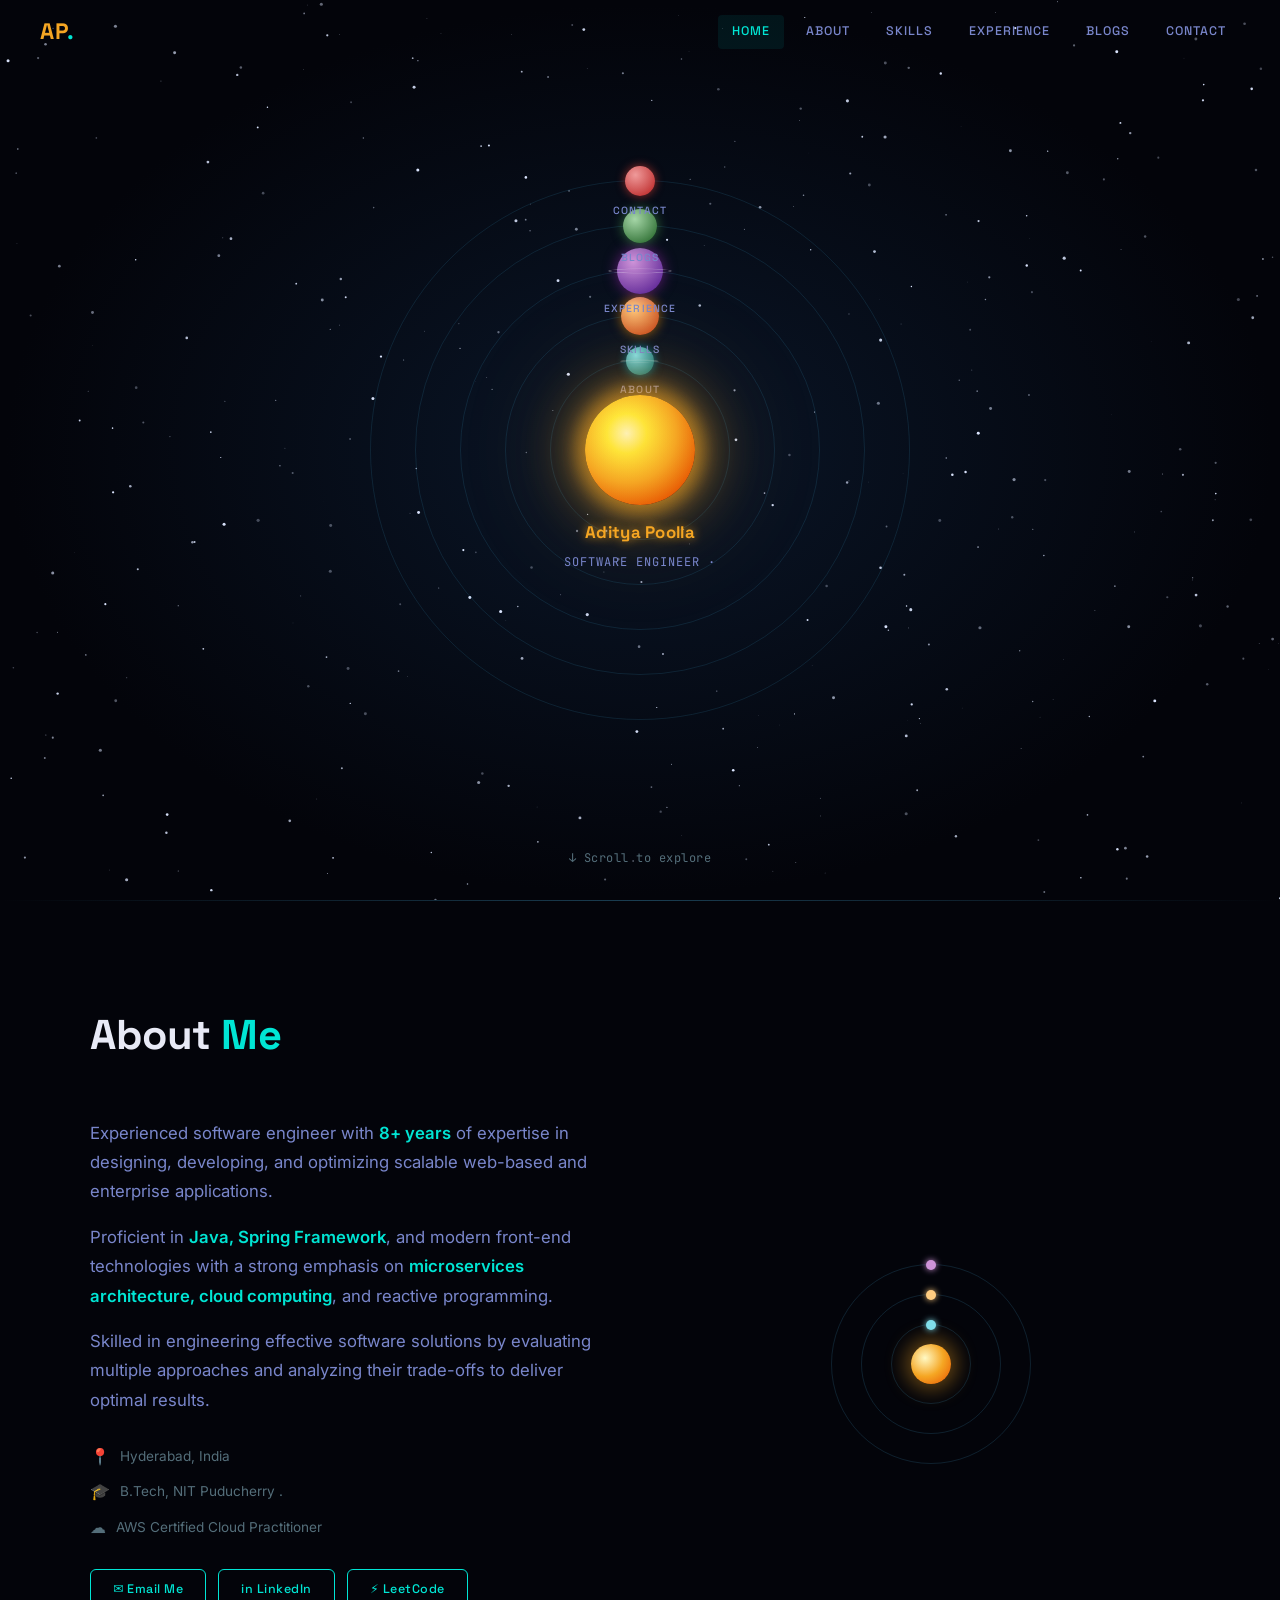
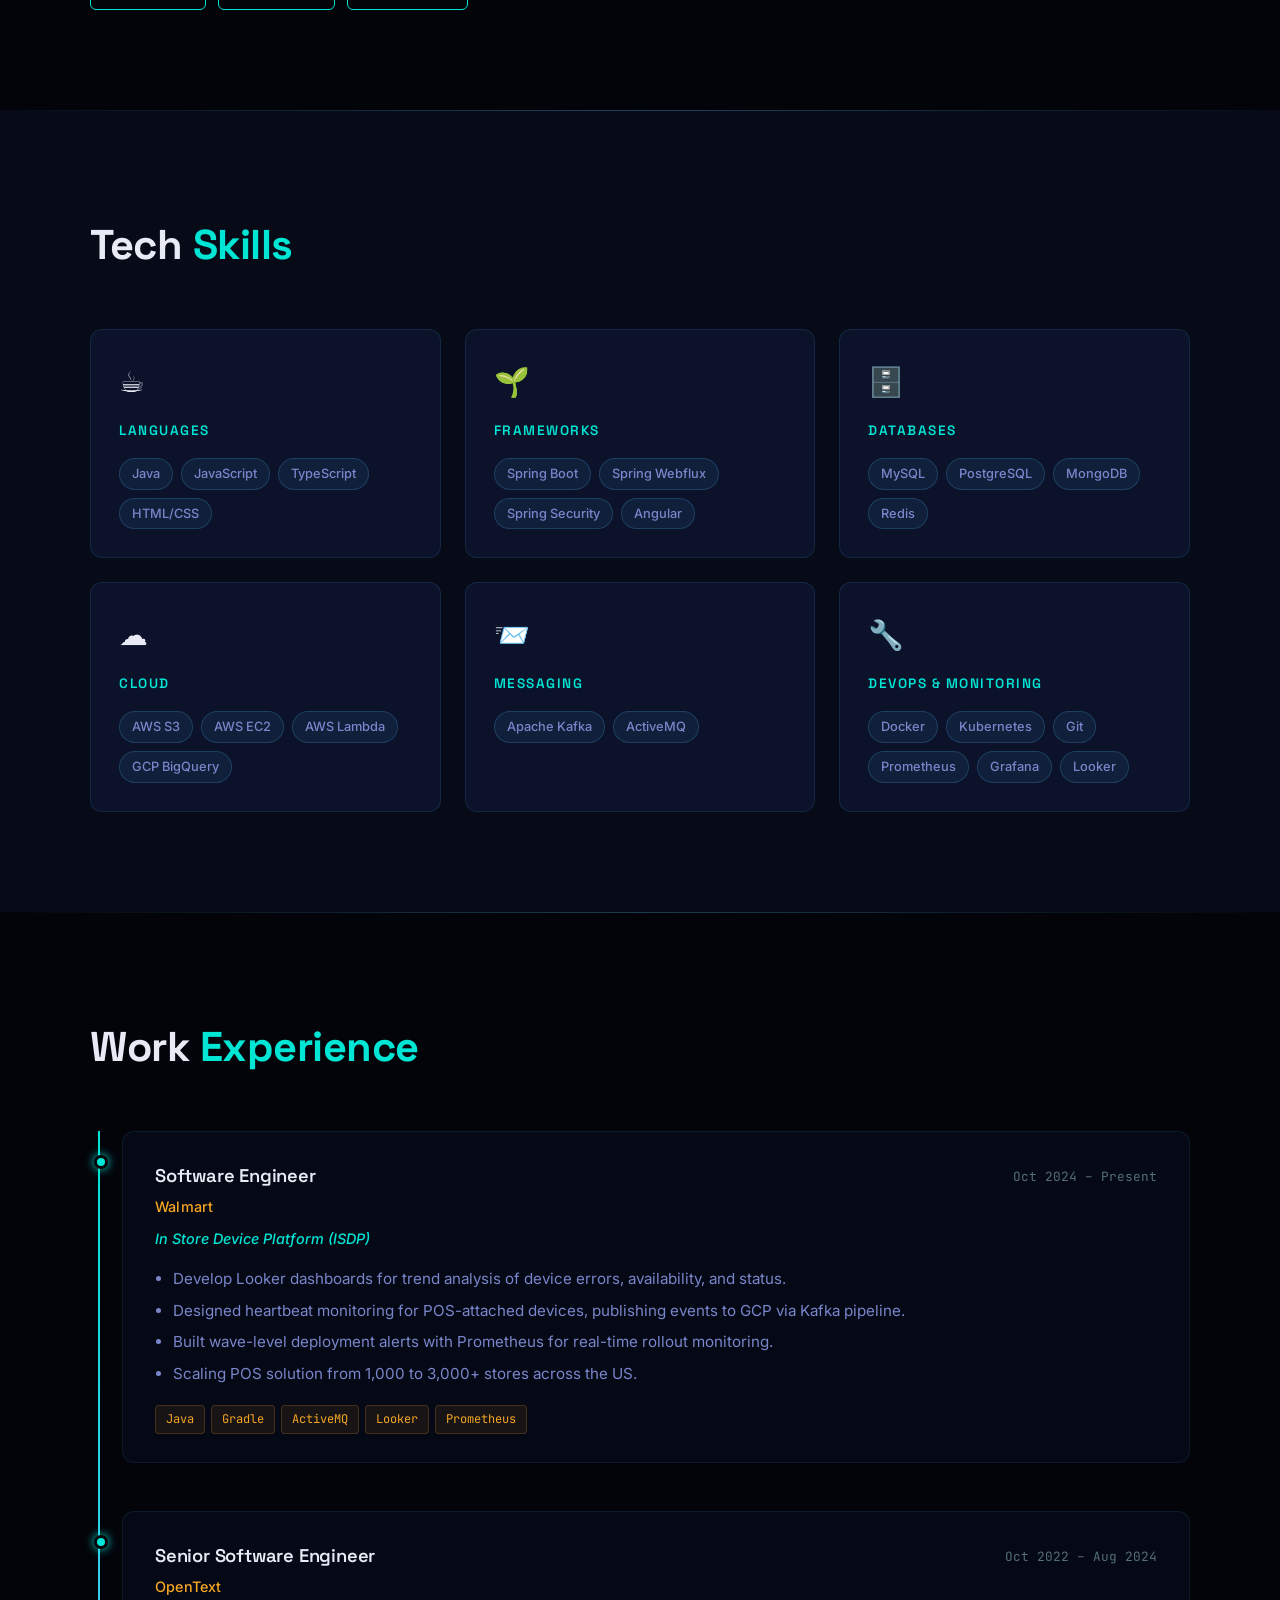
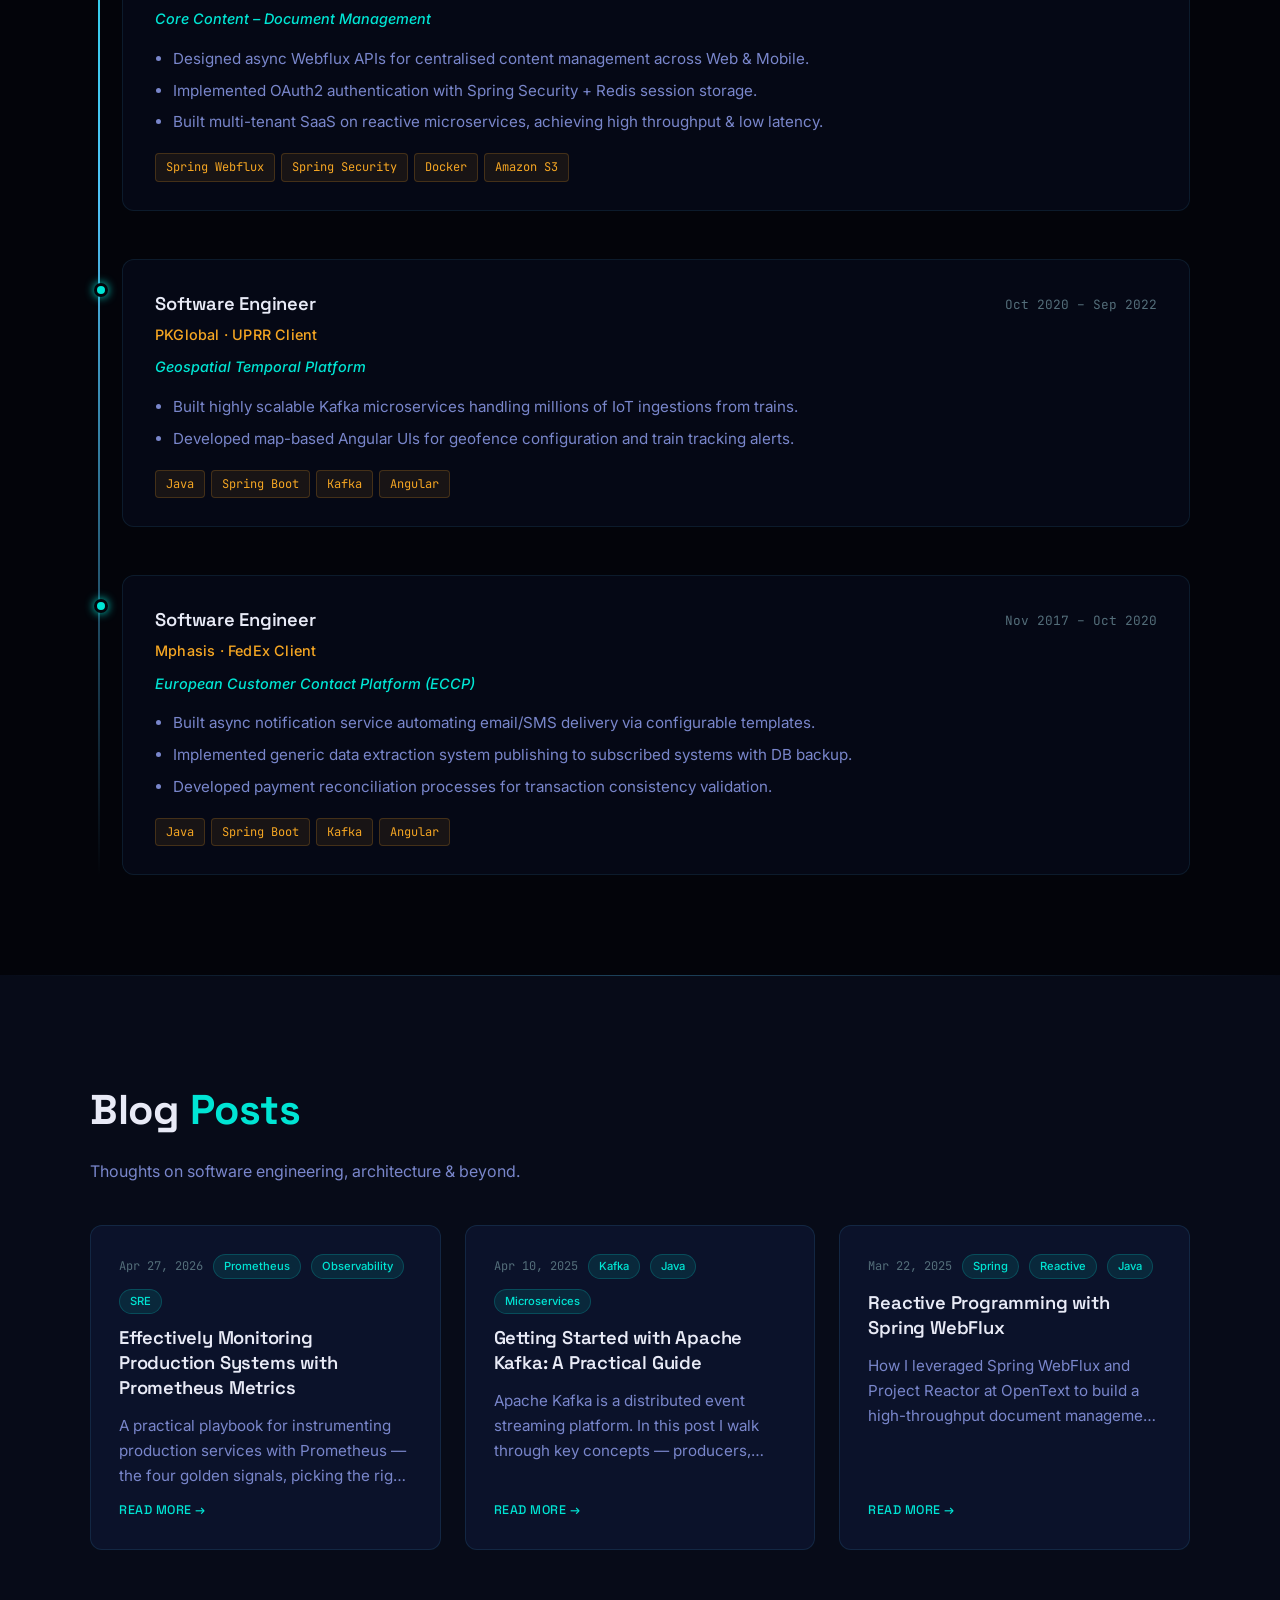
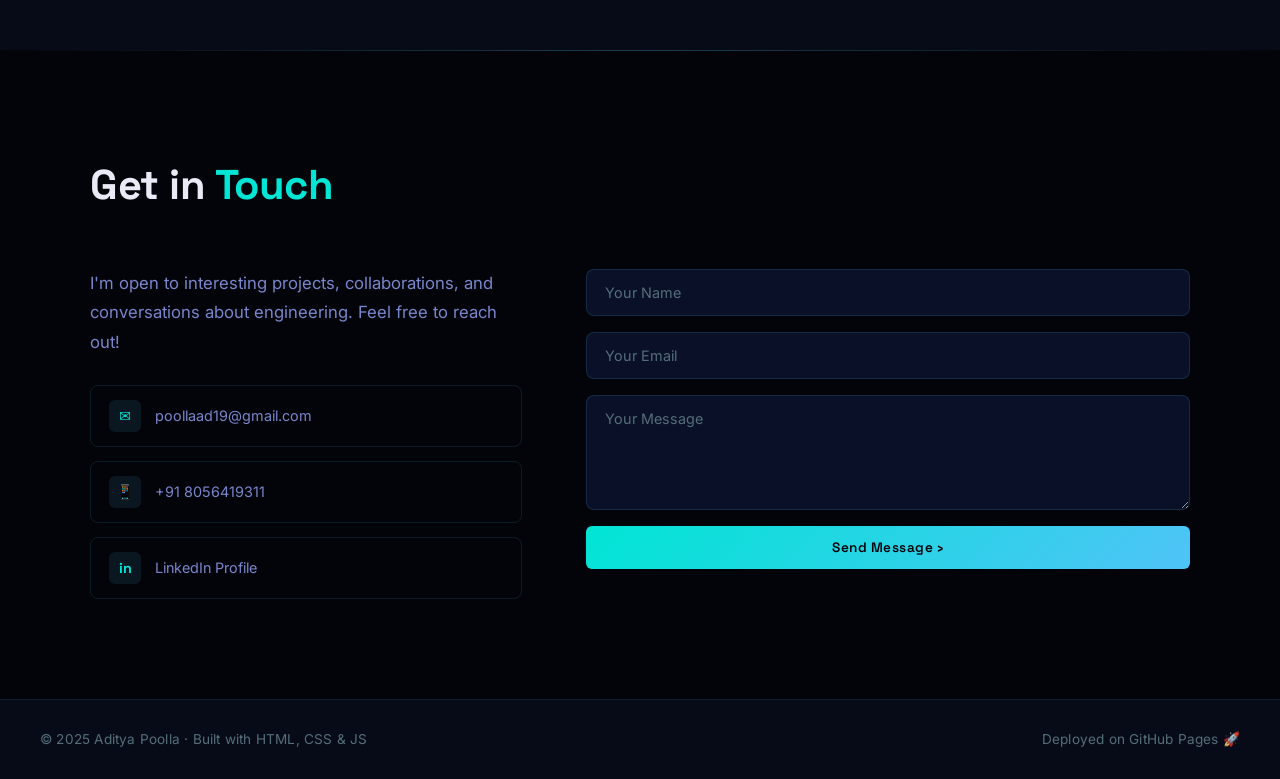
<file: index.html>
<!DOCTYPE html>
<html lang="en">
<head>
  <meta charset="UTF-8" />
  <meta name="viewport" content="width=device-width, initial-scale=1.0"/>
  <title>Aditya Poolla | Software Engineer</title>
  <link rel="preconnect" href="https://fonts.googleapis.com">
  <link rel="preconnect" href="https://fonts.gstatic.com" crossorigin>
  <link href="https://fonts.googleapis.com/css2?family=Space+Grotesk:wght@400;500;600;700&family=Inter:wght@300;400;500;600;700&family=JetBrains+Mono:wght@400;500&display=swap" rel="stylesheet">
  <link rel="stylesheet" href="css/style.css" />
  <link rel="stylesheet" href="css/solar.css" />
  <link rel="stylesheet" href="css/sections.css" />
</head>
<body>

  <!-- ── NAV ── -->
  <nav id="navbar">
    <div class="nav-logo">AP<span class="dot">.</span></div>
    <ul class="nav-links">
      <li><a href="#hero"     data-section="hero">Home</a></li>
      <li><a href="#about"    data-section="about">About</a></li>
      <li><a href="#skills"   data-section="skills">Skills</a></li>
      <li><a href="#experience" data-section="experience">Experience</a></li>
      <li><a href="#blogs"    data-section="blogs">Blogs</a></li>
      <li><a href="#contact"  data-section="contact">Contact</a></li>
    </ul>
    <button class="hamburger" id="hamburger" aria-label="Toggle menu">
      <span></span><span></span><span></span>
    </button>
  </nav>

  <!-- ── HERO / SOLAR SYSTEM ── -->
  <section id="hero">
    <canvas id="starfield"></canvas>

    <div class="solar-system" id="solarSystem">
      <!-- Sun -->
      <div class="sun" id="sun">
        <div class="sun-core"></div>
        <div class="sun-glow"></div>
        <div class="sun-label">
          <span class="name">Aditya Poolla</span>
          <span class="role">Software Engineer ·</span>
        </div>
      </div>

      <!-- Orbit 1 – About -->
      <div class="orbit orbit-1">
        <div class="planet planet-about" data-target="#about">
          <div class="planet-ring"></div>
          <span class="planet-label">About</span>
        </div>
      </div>

      <!-- Orbit 2 – Skills -->
      <div class="orbit orbit-2">
        <div class="planet planet-skills" data-target="#skills">
          <span class="planet-label">Skills</span>
        </div>
      </div>

      <!-- Orbit 3 – Experience -->
      <div class="orbit orbit-3">
        <div class="planet planet-exp" data-target="#experience">
          <div class="planet-ring"></div>
          <span class="planet-label">Experience</span>
        </div>
      </div>

      <!-- Orbit 4 – Blogs -->
      <div class="orbit orbit-4">
        <div class="planet planet-blogs" data-target="#blogs">
          <span class="planet-label">Blogs</span>
        </div>
      </div>

      <!-- Orbit 5 – Contact -->
      <div class="orbit orbit-5">
        <div class="planet planet-contact" data-target="#contact">
          <span class="planet-label">Contact</span>
        </div>
      </div>
    </div>

    <div class="hero-hint">
      <span>↓ Scroll to explore</span>
    </div>
  </section>

  <!-- ── ABOUT ── -->
  <section id="about" class="section">
    <div class="section-inner">
      <h2 class="section-title">About <span>Me</span></h2>
      <div class="about-grid">
        <div class="about-text">
          <p>Experienced software engineer with <strong>8+ years</strong> of expertise in designing, developing, and optimizing scalable web-based and enterprise applications.</p>
          <p>Proficient in <strong>Java, Spring Framework</strong>, and modern front-end technologies with a strong emphasis on <strong>microservices architecture, cloud computing</strong>, and reactive programming.</p>
          <p>Skilled in engineering effective software solutions by evaluating multiple approaches and analyzing their trade-offs to deliver optimal results.</p>
          <div class="about-meta">
            <div class="meta-item"><span class="meta-icon">📍</span> Hyderabad, India</div>
            <div class="meta-item"><span class="meta-icon">🎓</span> B.Tech, NIT Puducherry .</div>
            <div class="meta-item"><span class="meta-icon">☁️</span> AWS Certified Cloud Practitioner</div>
          </div>
          <div class="about-links">
            <a href="mailto:poollaad19@gmail.com" class="btn-outline">✉ Email Me</a>
            <a href="https://in.linkedin.com/in/adityapoolla" target="_blank" class="btn-outline">in LinkedIn</a>
            <a href="https://leetcode.com" target="_blank" class="btn-outline">⚡ LeetCode</a>
          </div>
        </div>
        <div class="about-visual">
          <div class="orbit-mini">
            <div class="sun-mini"></div>
            <div class="orbit-mini-ring r1"><div class="dot-mini d1"></div></div>
            <div class="orbit-mini-ring r2"><div class="dot-mini d2"></div></div>
            <div class="orbit-mini-ring r3"><div class="dot-mini d3"></div></div>
          </div>
        </div>
      </div>
    </div>
  </section>

  <!-- ── SKILLS ── -->
  <section id="skills" class="section section-dark">
    <div class="section-inner">
      <h2 class="section-title">Tech <span>Skills</span></h2>
      <div class="skills-grid">

        <div class="skill-card">
          <div class="skill-icon">☕</div>
          <h3>Languages</h3>
          <div class="tags">
            <span>Java</span><span>JavaScript</span><span>TypeScript</span><span>HTML/CSS</span>
          </div>
        </div>

        <div class="skill-card">
          <div class="skill-icon">🌱</div>
          <h3>Frameworks</h3>
          <div class="tags">
            <span>Spring Boot</span><span>Spring Webflux</span><span>Spring Security</span><span>Angular</span>
          </div>
        </div>

        <div class="skill-card">
          <div class="skill-icon">🗄️</div>
          <h3>Databases</h3>
          <div class="tags">
            <span>MySQL</span><span>PostgreSQL</span><span>MongoDB</span><span>Redis</span>
          </div>
        </div>

        <div class="skill-card">
          <div class="skill-icon">☁️</div>
          <h3>Cloud</h3>
          <div class="tags">
            <span>AWS S3</span><span>AWS EC2</span><span>AWS Lambda</span><span>GCP BigQuery</span>
          </div>
        </div>

        <div class="skill-card">
          <div class="skill-icon">📨</div>
          <h3>Messaging</h3>
          <div class="tags">
            <span>Apache Kafka</span><span>ActiveMQ</span>
          </div>
        </div>

        <div class="skill-card">
          <div class="skill-icon">🔧</div>
          <h3>DevOps & Monitoring</h3>
          <div class="tags">
            <span>Docker</span><span>Kubernetes</span><span>Git</span><span>Prometheus</span><span>Grafana</span><span>Looker</span>
          </div>
        </div>

      </div>
    </div>
  </section>

  <!-- ── EXPERIENCE ── -->
  <section id="experience" class="section">
    <div class="section-inner">
      <h2 class="section-title">Work <span>Experience</span></h2>
      <div class="timeline">

        <div class="timeline-item">
          <div class="timeline-dot"></div>
          <div class="timeline-card">
            <div class="tc-header">
              <div>
                <h3>Software Engineer</h3>
                <span class="company">Walmart</span>
              </div>
              <span class="period">Oct 2024 – Present</span>
            </div>
            <p class="tc-project">In Store Device Platform (ISDP)</p>
            <ul>
              <li>Develop Looker dashboards for trend analysis of device errors, availability, and status.</li>
              <li>Designed heartbeat monitoring for POS-attached devices, publishing events to GCP via Kafka pipeline.</li>
              <li>Built wave-level deployment alerts with Prometheus for real-time rollout monitoring.</li>
              <li>Scaling POS solution from 1,000 to 3,000+ stores across the US.</li>
            </ul>
            <div class="tc-tags"><span>Java</span><span>Gradle</span><span>ActiveMQ</span><span>Looker</span><span>Prometheus</span></div>
          </div>
        </div>

        <div class="timeline-item">
          <div class="timeline-dot"></div>
          <div class="timeline-card">
            <div class="tc-header">
              <div>
                <h3>Senior Software Engineer</h3>
                <span class="company">OpenText</span>
              </div>
              <span class="period">Oct 2022 – Aug 2024</span>
            </div>
            <p class="tc-project">Core Content – Document Management</p>
            <ul>
              <li>Designed async Webflux APIs for centralised content management across Web & Mobile.</li>
              <li>Implemented OAuth2 authentication with Spring Security + Redis session storage.</li>
              <li>Built multi-tenant SaaS on reactive microservices, achieving high throughput & low latency.</li>
            </ul>
            <div class="tc-tags"><span>Spring Webflux</span><span>Spring Security</span><span>Docker</span><span>Amazon S3</span></div>
          </div>
        </div>

        <div class="timeline-item">
          <div class="timeline-dot"></div>
          <div class="timeline-card">
            <div class="tc-header">
              <div>
                <h3>Software Engineer</h3>
                <span class="company">PKGlobal · UPRR Client</span>
              </div>
              <span class="period">Oct 2020 – Sep 2022</span>
            </div>
            <p class="tc-project">Geospatial Temporal Platform</p>
            <ul>
              <li>Built highly scalable Kafka microservices handling millions of IoT ingestions from trains.</li>
              <li>Developed map-based Angular UIs for geofence configuration and train tracking alerts.</li>
            </ul>
            <div class="tc-tags"><span>Java</span><span>Spring Boot</span><span>Kafka</span><span>Angular</span></div>
          </div>
        </div>

        <div class="timeline-item">
          <div class="timeline-dot"></div>
          <div class="timeline-card">
            <div class="tc-header">
              <div>
                <h3>Software Engineer</h3>
                <span class="company">Mphasis · FedEx Client</span>
              </div>
              <span class="period">Nov 2017 – Oct 2020</span>
            </div>
            <p class="tc-project">European Customer Contact Platform (ECCP)</p>
            <ul>
              <li>Built async notification service automating email/SMS delivery via configurable templates.</li>
              <li>Implemented generic data extraction system publishing to subscribed systems with DB backup.</li>
              <li>Developed payment reconciliation processes for transaction consistency validation.</li>
            </ul>
            <div class="tc-tags"><span>Java</span><span>Spring Boot</span><span>Kafka</span><span>Angular</span></div>
          </div>
        </div>

      </div>
    </div>
  </section>

  <!-- ── BLOGS ── -->
  <section id="blogs" class="section section-dark">
    <div class="section-inner">
      <h2 class="section-title">Blog <span>Posts</span></h2>
      <p class="section-sub">Thoughts on software engineering, architecture & beyond.</p>
      <div id="blog-grid" class="blog-grid">
        <div class="blog-loading">
          <div class="orbit-loader"></div>
          <span>Loading transmissions…</span>
        </div>
      </div>
    </div>
  </section>

  <!-- ── CONTACT ── -->
  <section id="contact" class="section">
    <div class="section-inner">
      <h2 class="section-title">Get in <span>Touch</span></h2>
      <div class="contact-grid">
        <div class="contact-info">
          <p>I'm open to interesting projects, collaborations, and conversations about engineering. Feel free to reach out!</p>
          <div class="contact-items">
            <a href="mailto:poollaad19@gmail.com" class="contact-row">
              <span class="c-icon">✉</span>
              <span>poollaad19@gmail.com</span>
            </a>
            <a href="tel:+918056419311" class="contact-row">
              <span class="c-icon">📱</span>
              <span>+91 8056419311</span>
            </a>
            <a href="https://linkedin.com" target="_blank" class="contact-row">
              <span class="c-icon">in</span>
              <span>LinkedIn Profile</span>
            </a>
          </div>
        </div>
        <div class="contact-form-wrap">
          <form id="contactForm" class="contact-form">
            <input type="text"  name="name"    placeholder="Your Name"    required />
            <input type="email" name="email"   placeholder="Your Email"   required />
            <textarea           name="message" placeholder="Your Message" rows="5" required></textarea>
            <button type="submit" class="btn-primary">Send Message ›</button>
          </form>
        </div>
      </div>
    </div>
  </section>

  <!-- ── FOOTER ── -->
  <footer>
    <span>© 2025 Aditya Poolla · Built with HTML, CSS & JS</span>
    <span>Deployed on GitHub Pages 🚀</span>
  </footer>

  <script src="js/starfield.js"></script>
  <script src="js/solar.js"></script>
  <script src="js/nav.js"></script>
  <script src="js/posts-data.js"></script>
  <script src="js/blogs.js"></script>
  <script src="js/main.js"></script>
</body>
</html>
</file>
<file: css/style.css>
/* ============================================
   STYLE.CSS — Base, Variables, Nav, Footer
   ============================================ */

:root {
  --space-black: #03040a;
  --space-deep:  #070b18;
  --space-mid:   #0d1530;
  --accent-gold: #f5a623;
  --accent-blue: #4fc3f7;
  --accent-teal: #00e5d4;
  --accent-red:  #ff6b6b;
  --text-primary: #e8eaf6;
  --text-dim:     #7986cb;
  --text-muted:   #546e7a;
  --font-display: 'Space Grotesk', 'Inter', system-ui, sans-serif;
  --font-body:    'Inter', system-ui, -apple-system, BlinkMacSystemFont, sans-serif;
  --font-mono:    'JetBrains Mono', 'SF Mono', Menlo, Consolas, monospace;
  --nav-h: 64px;
  --section-pad: 100px;
  --max-w: 1100px;
}

*, *::before, *::after { box-sizing: border-box; margin: 0; padding: 0; }

html { scroll-behavior: smooth; }

body {
  background: var(--space-black);
  color: var(--text-primary);
  font-family: var(--font-body);
  font-weight: 400;
  line-height: 1.7;
  overflow-x: hidden;
  cursor: default;
  -webkit-font-smoothing: antialiased;
  -moz-osx-font-smoothing: grayscale;
  text-rendering: optimizeLegibility;
}

/* ── SCROLLBAR ── */
::-webkit-scrollbar { width: 6px; }
::-webkit-scrollbar-track { background: var(--space-black); }
::-webkit-scrollbar-thumb { background: var(--accent-teal); border-radius: 3px; }

/* ── SELECTION ── */
::selection { background: var(--accent-teal); color: var(--space-black); }

/* ── NAV ── */
#navbar {
  position: fixed;
  top: 0; left: 0; right: 0;
  height: var(--nav-h);
  display: flex;
  align-items: center;
  justify-content: space-between;
  padding: 0 40px;
  z-index: 1000;
  background: rgba(3,4,10,0.0);
  transition: background 0.4s, backdrop-filter 0.4s, box-shadow 0.4s;
}

#navbar.scrolled {
  background: rgba(3,4,10,0.92);
  backdrop-filter: blur(12px);
  box-shadow: 0 1px 0 rgba(79,195,247,0.15);
}

.nav-logo {
  font-family: var(--font-display);
  font-size: 1.4rem;
  font-weight: 700;
  color: var(--accent-gold);
  letter-spacing: 0.5px;
}
.nav-logo .dot { color: var(--accent-teal); }

.nav-links {
  display: flex;
  gap: 8px;
  list-style: none;
}

.nav-links a {
  display: block;
  padding: 6px 14px;
  font-family: var(--font-display);
  font-size: 0.78rem;
  font-weight: 500;
  letter-spacing: 1px;
  text-transform: uppercase;
  color: var(--text-dim);
  text-decoration: none;
  border-radius: 4px;
  transition: color 0.2s, background 0.2s;
}

.nav-links a:hover,
.nav-links a.active {
  color: var(--accent-teal);
  background: rgba(0,229,212,0.08);
}

.hamburger {
  display: none;
  flex-direction: column;
  gap: 5px;
  background: none;
  border: none;
  cursor: pointer;
  padding: 6px;
}
.hamburger span {
  display: block;
  width: 24px; height: 2px;
  background: var(--accent-teal);
  transition: all 0.3s;
}
.hamburger.open span:nth-child(1) { transform: translateY(7px) rotate(45deg); }
.hamburger.open span:nth-child(2) { opacity: 0; }
.hamburger.open span:nth-child(3) { transform: translateY(-7px) rotate(-45deg); }

/* ── BUTTONS ── */
.btn-outline {
  display: inline-block;
  padding: 9px 22px;
  border: 1px solid var(--accent-teal);
  border-radius: 6px;
  color: var(--accent-teal);
  font-family: var(--font-display);
  font-size: 0.78rem;
  font-weight: 500;
  letter-spacing: 0.5px;
  text-decoration: none;
  transition: background 0.2s, color 0.2s;
}
.btn-outline:hover {
  background: var(--accent-teal);
  color: var(--space-black);
}

.btn-primary {
  display: inline-block;
  padding: 13px 34px;
  background: linear-gradient(135deg, var(--accent-teal), var(--accent-blue));
  border: none;
  border-radius: 6px;
  color: var(--space-black);
  font-family: var(--font-display);
  font-size: 0.85rem;
  letter-spacing: 0.5px;
  font-weight: 600;
  cursor: pointer;
  transition: opacity 0.2s, transform 0.2s;
}
.btn-primary:hover { opacity: 0.85; transform: translateY(-2px); }

/* ── FOOTER ── */
footer {
  background: var(--space-deep);
  border-top: 1px solid rgba(79,195,247,0.1);
  padding: 28px 40px;
  display: flex;
  justify-content: space-between;
  align-items: center;
  font-size: 0.85rem;
  color: var(--text-muted);
  font-family: var(--font-body);
  letter-spacing: 0.2px;
}

/* ── RESPONSIVE ── */
@media (max-width: 768px) {
  #navbar { padding: 0 20px; }
  .hamburger { display: flex; }

  .nav-links {
    position: fixed;
    top: var(--nav-h); left: 0; right: 0;
    flex-direction: column;
    gap: 0;
    background: rgba(3,4,10,0.97);
    backdrop-filter: blur(12px);
    padding: 20px;
    transform: translateY(-100%);
    opacity: 0;
    transition: transform 0.3s, opacity 0.3s;
    pointer-events: none;
  }
  .nav-links.open {
    transform: translateY(0);
    opacity: 1;
    pointer-events: all;
  }
  .nav-links a { padding: 12px 16px; }
  footer { flex-direction: column; gap: 8px; text-align: center; }
}
</file>
<file: css/solar.css>
/* ============================================
   SOLAR.CSS — Solar System Hero Section
   ============================================ */

#hero {
  position: relative;
  width: 100%;
  height: 100vh;
  min-height: 600px;
  overflow: hidden;
  display: flex;
  align-items: center;
  justify-content: center;
  background: radial-gradient(ellipse at center, #0a1628 0%, #03040a 70%);
}

#starfield {
  position: absolute;
  inset: 0;
  width: 100%; height: 100%;
  z-index: 0;
}

/* ── SOLAR SYSTEM CONTAINER ── */
.solar-system {
  position: relative;
  width: 600px;
  height: 600px;
  z-index: 1;
}

/* ── SUN ── */
.sun {
  position: absolute;
  top: 50%; left: 50%;
  width: 110px; height: 110px;
  transform: translate(-50%, -50%);
  z-index: 10;
  cursor: default;
}

.sun-core {
  position: absolute;
  inset: 0;
  border-radius: 50%;
  background: radial-gradient(circle at 38% 35%,
    #fff9c4 0%, #ffeb3b 20%, #f5a623 50%, #e65100 80%);
  box-shadow:
    0 0 20px 8px rgba(245,166,35,0.6),
    0 0 50px 20px rgba(245,166,35,0.3),
    0 0 100px 40px rgba(245,166,35,0.1);
  animation: sun-pulse 3s ease-in-out infinite;
}

.sun-glow {
  position: absolute;
  inset: -20px;
  border-radius: 50%;
  background: radial-gradient(circle, rgba(245,166,35,0.15) 0%, transparent 70%);
  animation: sun-pulse 3s ease-in-out infinite reverse;
}

@keyframes sun-pulse {
  0%, 100% { transform: scale(1);   opacity: 1; }
  50%       { transform: scale(1.06); opacity: 0.9; }
}

/* Sun label */
.sun-label {
  position: absolute;
  top: 50%; left: 50%;
  transform: translate(-50%, 68px);
  text-align: center;
  white-space: nowrap;
  pointer-events: none;
}
.sun-label .name {
  display: block;
  font-family: var(--font-display);
  font-size: 1.05rem;
  font-weight: 700;
  color: var(--accent-gold);
  letter-spacing: 0.3px;
  text-shadow: 0 0 10px rgba(245,166,35,0.8);
}
.sun-label .role {
  display: block;
  font-family: var(--font-mono);
  font-size: 0.75rem;
  color: var(--text-dim);
  letter-spacing: 1px;
  text-transform: uppercase;
  margin-top: 5px;
}

/* ── ORBITS ── */
.orbit {
  position: absolute;
  top: 50%; left: 50%;
  border-radius: 50%;
  border: 1px solid rgba(79,195,247,0.12);
  transform: translate(-50%, -50%);
  animation-timing-function: linear;
  animation-iteration-count: infinite;
  pointer-events: none;
}

.orbit-1 { width: 180px; height: 180px; animation: orbit-spin 8s linear infinite; }
.orbit-2 { width: 270px; height: 270px; animation: orbit-spin 13s linear infinite; }
.orbit-3 { width: 360px; height: 360px; animation: orbit-spin 20s linear infinite; }
.orbit-4 { width: 450px; height: 450px; animation: orbit-spin 28s linear infinite; }
.orbit-5 { width: 540px; height: 540px; animation: orbit-spin 36s linear infinite; }

@keyframes orbit-spin {
  from { transform: translate(-50%, -50%) rotate(0deg); }
  to   { transform: translate(-50%, -50%) rotate(360deg); }
}

/* ── PLANETS ── */
.planet {
  position: absolute;
  top: 0; left: 50%;
  border-radius: 50%;
  cursor: pointer;
  transform: translateX(-50%) translateY(-50%);
  display: flex;
  align-items: center;
  justify-content: center;
  transition: filter 0.3s;
  pointer-events: auto;
}

/* Counter-rotate label to stay readable */
.planet-label {
  position: absolute;
  bottom: -24px;
  font-family: var(--font-display);
  font-size: 0.65rem;
  font-weight: 500;
  letter-spacing: 1.2px;
  text-transform: uppercase;
  color: var(--text-dim);
  white-space: nowrap;
  animation: counter-spin-1 8s linear infinite;
  pointer-events: none;
}
.orbit-2 .planet-label { animation-duration: 13s; }
.orbit-3 .planet-label { animation-duration: 20s; }
.orbit-4 .planet-label { animation-duration: 28s; }
.orbit-5 .planet-label { animation-duration: 36s; }

@keyframes counter-spin-1 {
  from { transform: rotate(0deg); }
  to   { transform: rotate(-360deg); }
}

.planet:hover { filter: brightness(1.4) drop-shadow(0 0 12px currentColor); }
.planet:hover .planet-label { color: #fff; }

/* Individual planet styles */
.planet-about {
  width: 28px; height: 28px;
  background: radial-gradient(circle at 35% 30%, #80deea, #006064);
  box-shadow: 0 0 10px rgba(0,188,212,0.6);
}
.planet-skills {
  width: 38px; height: 38px;
  background: radial-gradient(circle at 35% 30%, #ffcc80, #bf360c);
  box-shadow: 0 0 12px rgba(255,152,0,0.6);
}
.planet-exp {
  width: 46px; height: 46px;
  background: radial-gradient(circle at 35% 30%, #ce93d8, #4a148c);
  box-shadow: 0 0 14px rgba(156,39,176,0.6);
}
.planet-blogs {
  width: 34px; height: 34px;
  background: radial-gradient(circle at 35% 30%, #a5d6a7, #1b5e20);
  box-shadow: 0 0 12px rgba(76,175,80,0.6);
}
.planet-contact {
  width: 30px; height: 30px;
  background: radial-gradient(circle at 35% 30%, #ef9a9a, #b71c1c);
  box-shadow: 0 0 10px rgba(244,67,54,0.6);
}

/* Planet ring (Saturn-like) */
.planet-ring {
  position: absolute;
  width: 140%; height: 30%;
  border: 2px solid rgba(255,255,255,0.25);
  border-radius: 50%;
  transform: rotateX(70deg);
  pointer-events: none;
}

/* ── HERO HINT ── */
.hero-hint {
  position: absolute;
  bottom: 32px; left: 50%;
  transform: translateX(-50%);
  font-family: var(--font-mono);
  font-size: 0.75rem;
  letter-spacing: 0.5px;
  color: var(--text-muted);
  animation: float-hint 2s ease-in-out infinite;
  z-index: 2;
}
@keyframes float-hint {
  0%, 100% { transform: translateX(-50%) translateY(0); }
  50%       { transform: translateX(-50%) translateY(-6px); }
}

/* ── RESPONSIVE SOLAR ── */
@media (max-width: 640px) {
  .solar-system { width: 340px; height: 340px; }
  .orbit-1 { width: 110px; height: 110px; }
  .orbit-2 { width: 165px; height: 165px; }
  .orbit-3 { width: 220px; height: 220px; }
  .orbit-4 { width: 275px; height: 275px; }
  .orbit-5 { width: 330px; height: 330px; }
  .sun { width: 70px; height: 70px; }
  .sun-label .name { font-size: 0.65rem; }
  .planet-about { width: 18px; height: 18px; }
  .planet-skills { width: 24px; height: 24px; }
  .planet-exp    { width: 30px; height: 30px; }
  .planet-blogs  { width: 22px; height: 22px; }
  .planet-contact{ width: 20px; height: 20px; }
}
</file>
<file: css/sections.css>
/* ============================================
   SECTIONS.CSS — All content sections
   ============================================ */

/* ── SHARED SECTION ── */
.section {
  padding: var(--section-pad) 40px;
  position: relative;
  overflow: hidden;
}
.section-dark {
  background: var(--space-deep);
}
.section::before {
  content: '';
  position: absolute;
  top: 0; left: 0; right: 0;
  height: 1px;
  background: linear-gradient(90deg, transparent, rgba(79,195,247,0.3), transparent);
}

.section-inner {
  max-width: var(--max-w);
  margin: 0 auto;
}

.section-title {
  font-family: var(--font-display);
  font-size: clamp(1.8rem, 4vw, 2.6rem);
  font-weight: 700;
  letter-spacing: -0.5px;
  margin-bottom: 48px;
  color: var(--text-primary);
}
.section-title span { color: var(--accent-teal); }

.section-sub {
  color: var(--text-dim);
  margin-top: -36px;
  margin-bottom: 40px;
  font-size: 1rem;
}

/* ── REVEAL ANIMATION ── */
.reveal {
  opacity: 0;
  transform: translateY(30px);
  transition: opacity 0.6s ease, transform 0.6s ease;
}
.reveal.visible {
  opacity: 1;
  transform: translateY(0);
}

/* ══════════════════════════════════════
   ABOUT
   ══════════════════════════════════════ */
.about-grid {
  display: grid;
  grid-template-columns: 1fr 1fr;
  gap: 64px;
  align-items: center;
}

.about-text p {
  color: var(--text-dim);
  margin-bottom: 16px;
  font-size: 1.05rem;
  line-height: 1.75;
}
.about-text strong { color: var(--accent-teal); font-weight: 600; }

.about-meta {
  margin: 28px 0;
  display: flex;
  flex-direction: column;
  gap: 8px;
}
.meta-item {
  font-size: 0.85rem;
  color: var(--text-muted);
  display: flex;
  align-items: center;
  gap: 10px;
}
.meta-icon { font-size: 1rem; }

.about-links {
  display: flex;
  flex-wrap: wrap;
  gap: 12px;
  margin-top: 24px;
}

/* Mini orrery */
.about-visual {
  display: flex;
  align-items: center;
  justify-content: center;
}
.orbit-mini {
  position: relative;
  width: 240px; height: 240px;
}
.sun-mini {
  position: absolute;
  top: 50%; left: 50%;
  width: 40px; height: 40px;
  transform: translate(-50%,-50%);
  border-radius: 50%;
  background: radial-gradient(circle at 35% 35%, #fff9c4, #f5a623, #e65100);
  box-shadow: 0 0 20px 6px rgba(245,166,35,0.4);
  animation: sun-pulse 3s ease-in-out infinite;
}
.orbit-mini-ring {
  position: absolute;
  top: 50%; left: 50%;
  border-radius: 50%;
  border: 1px solid rgba(79,195,247,0.15);
  transform: translate(-50%,-50%);
  animation: orbit-spin linear infinite;
}
.r1 { width: 80px;  height: 80px;  animation-duration: 5s; }
.r2 { width: 140px; height: 140px; animation-duration: 9s; }
.r3 { width: 200px; height: 200px; animation-duration: 14s; }

.dot-mini {
  position: absolute;
  top: 0; left: 50%;
  width: 10px; height: 10px;
  border-radius: 50%;
  transform: translateX(-50%) translateY(-50%);
}
.d1 { background: #80deea; box-shadow: 0 0 6px #80deea; }
.d2 { background: #ffcc80; box-shadow: 0 0 6px #ffcc80; }
.d3 { background: #ce93d8; box-shadow: 0 0 6px #ce93d8; }

/* ══════════════════════════════════════
   SKILLS
   ══════════════════════════════════════ */
.skills-grid {
  display: grid;
  grid-template-columns: repeat(auto-fill, minmax(280px, 1fr));
  gap: 24px;
}

.skill-card {
  background: rgba(13,21,48,0.8);
  border: 1px solid rgba(79,195,247,0.12);
  border-radius: 12px;
  padding: 28px;
  transition: border-color 0.3s, transform 0.3s, box-shadow 0.3s;
  position: relative;
  overflow: hidden;
}
.skill-card::before {
  content: '';
  position: absolute;
  top: 0; left: 0; right: 0;
  height: 2px;
  background: linear-gradient(90deg, var(--accent-teal), var(--accent-blue));
  transform: scaleX(0);
  transform-origin: left;
  transition: transform 0.3s;
}
.skill-card:hover {
  border-color: rgba(79,195,247,0.35);
  transform: translateY(-4px);
  box-shadow: 0 12px 40px rgba(0,229,212,0.1);
}
.skill-card:hover::before { transform: scaleX(1); }

.skill-icon { font-size: 1.8rem; margin-bottom: 12px; }
.skill-card h3 {
  font-family: var(--font-display);
  font-size: 0.85rem;
  font-weight: 600;
  letter-spacing: 1.5px;
  text-transform: uppercase;
  color: var(--accent-teal);
  margin-bottom: 16px;
}

.tags {
  display: flex;
  flex-wrap: wrap;
  gap: 8px;
}
.tags span {
  padding: 4px 12px;
  border-radius: 20px;
  font-size: 0.8rem;
  font-weight: 500;
  background: rgba(79,195,247,0.08);
  border: 1px solid rgba(79,195,247,0.2);
  color: var(--text-dim);
  transition: background 0.2s, color 0.2s;
}
.tags span:hover {
  background: rgba(79,195,247,0.18);
  color: var(--accent-teal);
}

/* ══════════════════════════════════════
   EXPERIENCE — TIMELINE
   ══════════════════════════════════════ */
.timeline {
  position: relative;
  padding-left: 32px;
}
.timeline::before {
  content: '';
  position: absolute;
  left: 8px; top: 0; bottom: 0;
  width: 2px;
  background: linear-gradient(to bottom, var(--accent-teal), var(--accent-blue), transparent);
}

.timeline-item {
  position: relative;
  margin-bottom: 48px;
}
.timeline-item:last-child { margin-bottom: 0; }

.timeline-dot {
  position: absolute;
  left: -28px;
  top: 24px;
  width: 14px; height: 14px;
  border-radius: 50%;
  background: var(--accent-teal);
  border: 3px solid var(--space-black);
  box-shadow: 0 0 10px var(--accent-teal);
  z-index: 1;
}

.timeline-card {
  background: rgba(7,11,24,0.8);
  border: 1px solid rgba(79,195,247,0.1);
  border-radius: 12px;
  padding: 28px 32px;
  transition: border-color 0.3s;
}
.timeline-card:hover { border-color: rgba(79,195,247,0.3); }

.tc-header {
  display: flex;
  justify-content: space-between;
  align-items: flex-start;
  margin-bottom: 8px;
  flex-wrap: wrap;
  gap: 8px;
}
.tc-header h3 {
  font-family: var(--font-display);
  font-size: 1.15rem;
  font-weight: 600;
  color: var(--text-primary);
  letter-spacing: -0.2px;
}
.company {
  display: block;
  font-size: 0.9rem;
  color: var(--accent-gold);
  margin-top: 4px;
  font-family: var(--font-body);
  font-weight: 500;
  letter-spacing: 0.2px;
}
.period {
  font-size: 0.8rem;
  font-family: var(--font-mono);
  color: var(--text-muted);
  letter-spacing: 0;
  white-space: nowrap;
  margin-top: 6px;
}
.tc-project {
  font-size: 0.9rem;
  color: var(--accent-teal);
  margin-bottom: 14px;
  font-style: italic;
  font-weight: 500;
}
.timeline-card ul {
  padding-left: 18px;
  color: var(--text-dim);
  font-size: 0.95rem;
  line-height: 1.7;
  margin-bottom: 18px;
}
.timeline-card li { margin-bottom: 6px; }

.tc-tags {
  display: flex;
  flex-wrap: wrap;
  gap: 6px;
}
.tc-tags span {
  padding: 3px 10px;
  border-radius: 4px;
  font-size: 0.75rem;
  font-family: var(--font-mono);
  letter-spacing: 0;
  background: rgba(245,166,35,0.08);
  border: 1px solid rgba(245,166,35,0.2);
  color: var(--accent-gold);
}

/* ══════════════════════════════════════
   BLOGS
   ══════════════════════════════════════ */
.blog-grid {
  display: grid;
  grid-template-columns: repeat(auto-fill, minmax(300px, 1fr));
  gap: 24px;
}

.blog-loading {
  grid-column: 1 / -1;
  display: flex;
  align-items: center;
  justify-content: center;
  gap: 16px;
  padding: 60px;
  color: var(--text-muted);
  font-family: var(--font-display);
  font-size: 0.85rem;
  letter-spacing: 0.5px;
}

.orbit-loader {
  width: 32px; height: 32px;
  border: 2px solid rgba(79,195,247,0.15);
  border-top-color: var(--accent-teal);
  border-radius: 50%;
  animation: spin 0.8s linear infinite;
}
@keyframes spin { to { transform: rotate(360deg); } }

.blog-card {
  background: rgba(13,21,48,0.8);
  border: 1px solid rgba(79,195,247,0.12);
  border-radius: 12px;
  padding: 28px;
  cursor: pointer;
  transition: border-color 0.3s, transform 0.3s, box-shadow 0.3s;
  display: flex;
  flex-direction: column;
  gap: 12px;
  text-decoration: none;
}
.blog-card:hover {
  border-color: rgba(79,195,247,0.35);
  transform: translateY(-4px);
  box-shadow: 0 12px 40px rgba(0,229,212,0.1);
}

.blog-meta {
  display: flex;
  gap: 10px;
  align-items: center;
  flex-wrap: wrap;
}
.blog-date {
  font-family: var(--font-mono);
  font-size: 0.75rem;
  letter-spacing: 0;
  color: var(--text-muted);
}
.blog-tag {
  padding: 2px 10px;
  border-radius: 20px;
  font-size: 0.7rem;
  font-weight: 500;
  background: rgba(0,229,212,0.1);
  border: 1px solid rgba(0,229,212,0.2);
  color: var(--accent-teal);
}

.blog-card h3 {
  font-family: var(--font-display);
  font-size: 1.15rem;
  font-weight: 600;
  letter-spacing: -0.2px;
  color: var(--text-primary);
  line-height: 1.35;
}
.blog-card p {
  font-size: 0.95rem;
  line-height: 1.65;
  color: var(--text-dim);
  display: -webkit-box;
  -webkit-line-clamp: 3;
  -webkit-box-orient: vertical;
  overflow: hidden;
}
.blog-read-more {
  font-family: var(--font-display);
  font-size: 0.78rem;
  font-weight: 500;
  letter-spacing: 0.5px;
  color: var(--accent-teal);
  margin-top: auto;
}

.blog-empty {
  grid-column: 1 / -1;
  text-align: center;
  padding: 60px;
  color: var(--text-muted);
  font-family: var(--font-display);
  font-size: 0.9rem;
  letter-spacing: 0.5px;
}

/* ══════════════════════════════════════
   CONTACT
   ══════════════════════════════════════ */
.contact-grid {
  display: grid;
  grid-template-columns: 1fr 1.4fr;
  gap: 64px;
  align-items: start;
}

.contact-info p {
  color: var(--text-dim);
  margin-bottom: 28px;
  font-size: 1.05rem;
  line-height: 1.75;
}
.contact-items { display: flex; flex-direction: column; gap: 14px; }
.contact-row {
  display: flex;
  align-items: center;
  gap: 14px;
  padding: 14px 18px;
  border: 1px solid rgba(79,195,247,0.12);
  border-radius: 8px;
  text-decoration: none;
  color: var(--text-dim);
  font-size: 0.9rem;
  transition: border-color 0.2s, color 0.2s, background 0.2s;
}
.contact-row:hover {
  border-color: var(--accent-teal);
  color: var(--accent-teal);
  background: rgba(0,229,212,0.05);
}
.c-icon {
  width: 32px; height: 32px;
  border-radius: 6px;
  background: rgba(79,195,247,0.1);
  display: flex; align-items: center; justify-content: center;
  font-size: 0.9rem;
  font-family: var(--font-display);
  font-weight: 700;
  color: var(--accent-teal);
  flex-shrink: 0;
}

.contact-form {
  display: flex;
  flex-direction: column;
  gap: 16px;
}
.contact-form input,
.contact-form textarea {
  background: rgba(13,21,48,0.8);
  border: 1px solid rgba(79,195,247,0.15);
  border-radius: 8px;
  padding: 14px 18px;
  color: var(--text-primary);
  font-family: var(--font-body);
  font-size: 0.9rem;
  outline: none;
  resize: vertical;
  transition: border-color 0.2s;
}
.contact-form input:focus,
.contact-form textarea:focus {
  border-color: var(--accent-teal);
}
.contact-form input::placeholder,
.contact-form textarea::placeholder { color: var(--text-muted); }

.form-success {
  padding: 16px;
  border-radius: 8px;
  background: rgba(0,229,212,0.08);
  border: 1px solid var(--accent-teal);
  color: var(--accent-teal);
  font-family: var(--font-display);
  font-size: 0.9rem;
  font-weight: 500;
  letter-spacing: 0.3px;
  text-align: center;
  display: none;
}

/* ── RESPONSIVE SECTIONS ── */
@media (max-width: 900px) {
  .about-grid    { grid-template-columns: 1fr; }
  .about-visual  { display: none; }
  .contact-grid  { grid-template-columns: 1fr; gap: 40px; }
}
@media (max-width: 600px) {
  .section { padding: 64px 20px; }
  .timeline { padding-left: 20px; }
  .tc-header { flex-direction: column; }
}
</file>
